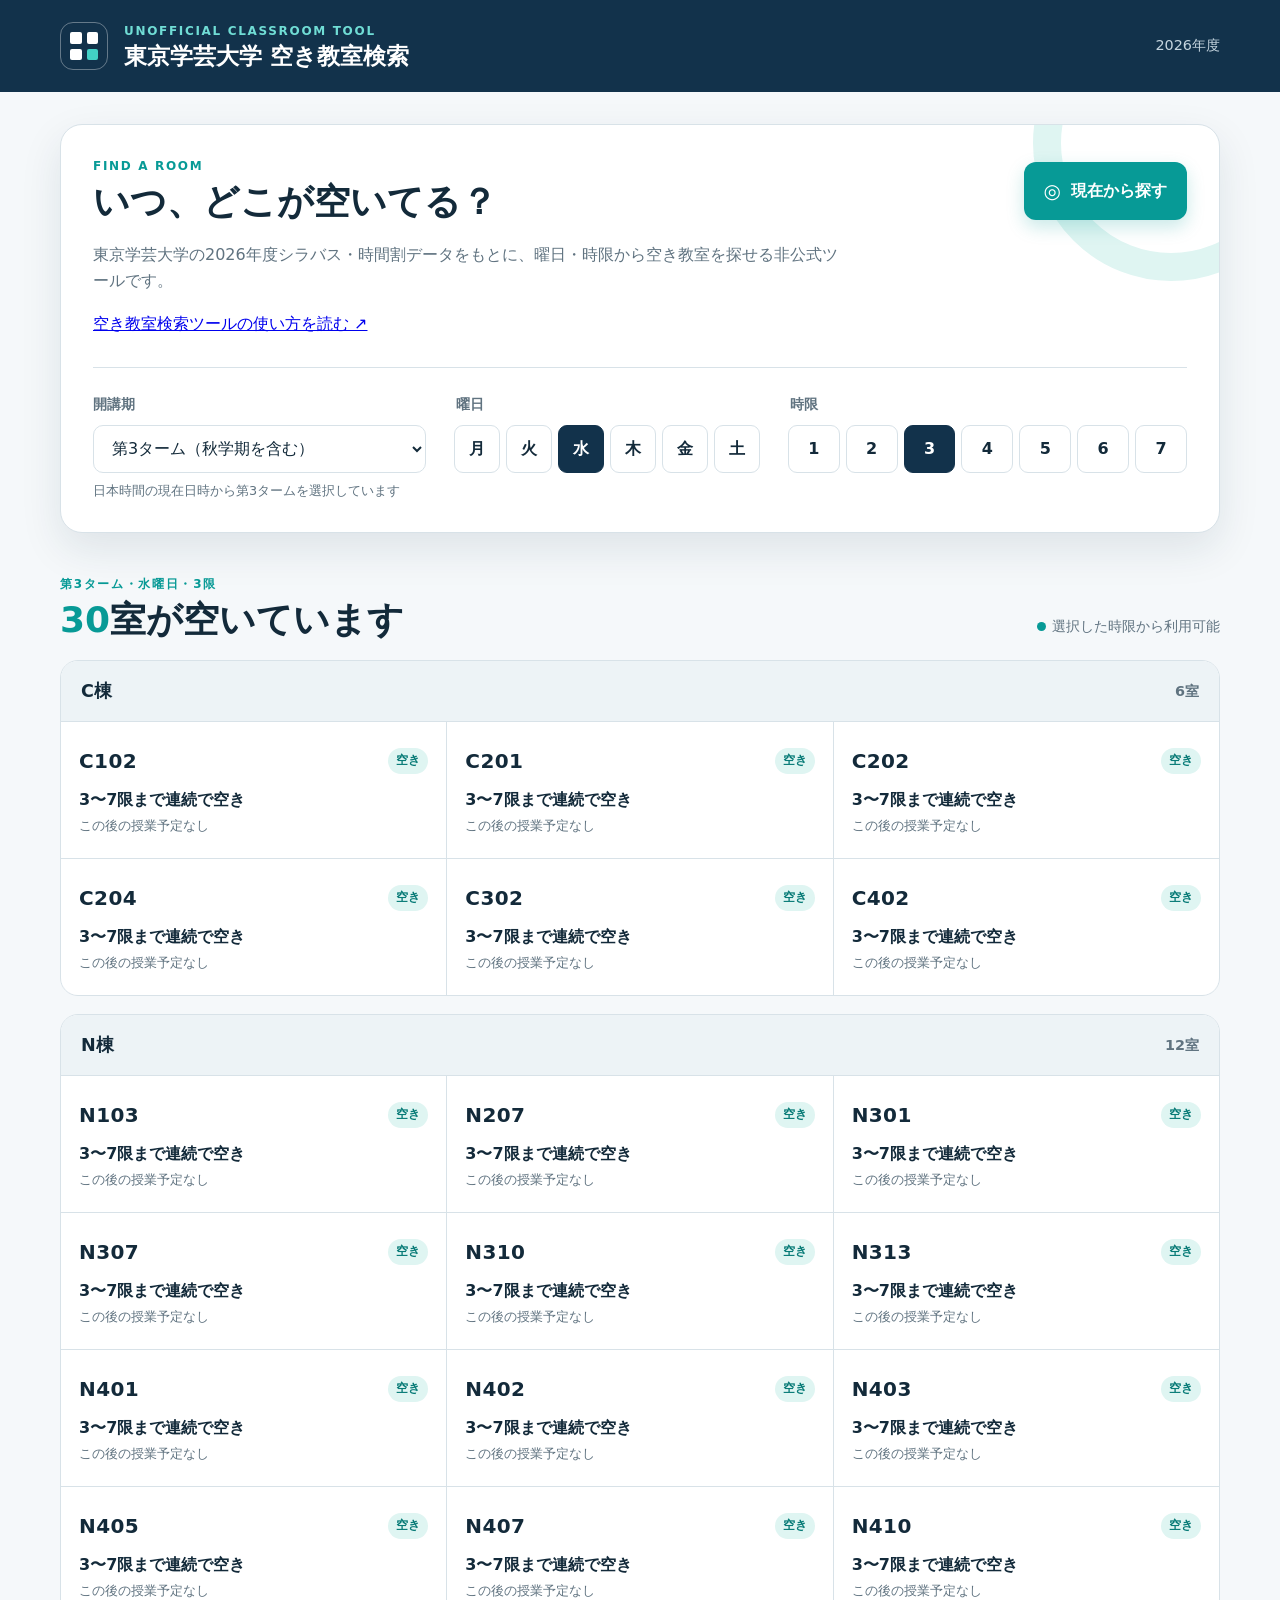
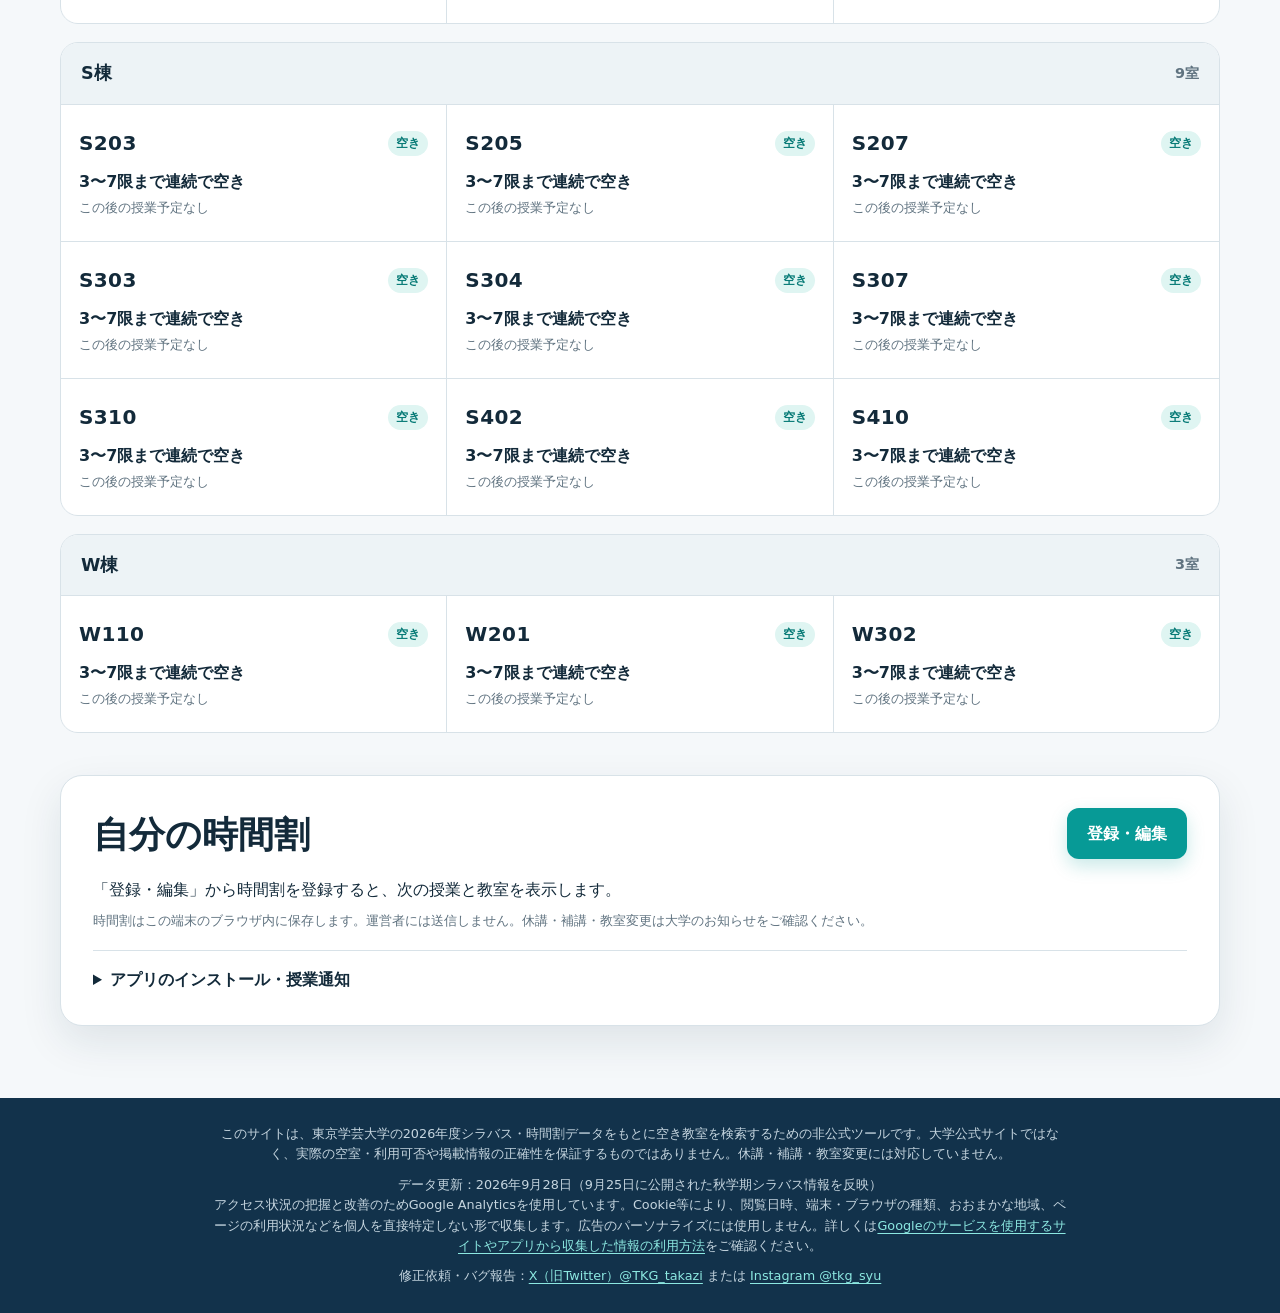
<file: index.html>
<!doctype html>
<html lang="ja">
<head>
  <!-- Google tag (gtag.js) -->
  <script async src="https://www.googletagmanager.com/gtag/js?id=G-F0N4W3KCQR"></script>
  <script>
    window.dataLayer = window.dataLayer || [];
    function gtag(){dataLayer.push(arguments);}
    gtag('js', new Date());
    gtag('config', 'G-F0N4W3KCQR', {
      allow_google_signals: false,
      allow_ad_personalization_signals: false
    });
  </script>
  <meta charset="utf-8">
  <meta name="viewport" content="width=device-width, initial-scale=1">
  <meta name="description" content="東京学芸大学の2026年度の空き教室を、曜日・時限から簡単に検索できる非公式Webサイトです。">
  <meta name="theme-color" content="#12324b">
  <link rel="manifest" href="./manifest.webmanifest">
  <link rel="apple-touch-icon" href="./icons/icon-192.png">
  <title>東京学芸大学 空き教室検索｜2026年度・非公式</title>
  <link rel="canonical" href="https://syu-syuto.github.io/tgu-open-classrooms-2026/">
  <meta property="og:title" content="東京学芸大学 空き教室検索｜2026年度・非公式">
  <meta property="og:description" content="東京学芸大学の2026年度の空き教室を、曜日・時限から簡単に検索できる非公式Webサイトです。">
  <meta property="og:type" content="website">
  <meta property="og:url" content="https://syu-syuto.github.io/tgu-open-classrooms-2026/">
  <link rel="icon" type="image/svg+xml" href="data:image/svg+xml,%3Csvg xmlns='http://www.w3.org/2000/svg' viewBox='0 0 64 64'%3E%3Crect width='64' height='64' rx='14' fill='%2312324b'/%3E%3Cpath d='M15 18h34v30H15z' fill='%23fff'/%3E%3Cpath d='M22 25h7v7h-7zm13 0h7v7h-7zM22 37h7v7h-7zm13 0h7v11h-7z' fill='%230aa7a2'/%3E%3C/svg%3E">
  <link rel="stylesheet" href="./styles.css?v=20261017">
  <script type="application/ld+json">
  {
    "@context": "https://schema.org",
    "@type": "WebSite",
    "name": "東京学芸大学 空き教室検索",
    "alternateName": "学芸大 空き教室検索",
    "url": "https://syu-syuto.github.io/tgu-open-classrooms-2026/",
    "description": "東京学芸大学の2026年度の空き教室を曜日・時限から検索できる非公式Webサイトです。",
    "inLanguage": "ja"
  }
  </script>
</head>
<body>
  <header class="site-header">
    <div class="brand-mark" aria-hidden="true"><span></span><span></span><span></span><span></span></div>
    <div>
      <p class="eyebrow">UNOFFICIAL CLASSROOM TOOL</p>
      <h1>東京学芸大学 空き教室検索</h1>
    </div>
    <p class="data-note">2026年度</p>
  </header>

  <main>
    <section id="nextClassBanner" class="personal-class" aria-label="次の授業" hidden></section>
    <section class="search-panel" aria-labelledby="search-title">
      <div class="search-intro">
        <div>
          <p class="section-kicker">FIND A ROOM</p>
          <h2 id="search-title">いつ、どこが空いてる？</h2>
        </div>
        <button id="nowButton" class="now-button" type="button">
          <span class="now-icon" aria-hidden="true">◎</span>
          現在から探す
        </button>
      </div>

      <p class="site-summary">東京学芸大学の2026年度シラバス・時間割データをもとに、曜日・時限から空き教室を探せる非公式ツールです。</p>
      <p class="site-summary"><a href="https://syu-syuto.github.io/articles/how-i-use-open-classrooms/">空き教室検索ツールの使い方を読む ↗</a></p>

      <div class="filters">
        <label class="field term-field">
          <span>開講期</span>
          <select id="termSelect">
            <option value="1">第1ターム（春学期を含む）</option>
            <option value="2">第2ターム（春学期を含む）</option>
            <option value="3">第3ターム（秋学期を含む）</option>
            <option value="4">第4ターム（秋学期を含む）</option>
          </select>
          <small id="termAutoNote" class="term-auto-note" aria-live="polite"></small>
        </label>

        <fieldset class="field day-field">
          <legend>曜日</legend>
          <div id="dayButtons" class="choice-row" aria-label="曜日を選択">
            <button type="button" data-day="月">月</button>
            <button type="button" data-day="火">火</button>
            <button type="button" data-day="水">水</button>
            <button type="button" data-day="木">木</button>
            <button type="button" data-day="金">金</button>
            <button type="button" data-day="土">土</button>
          </div>
        </fieldset>

        <fieldset class="field period-field">
          <legend>時限</legend>
          <div id="periodButtons" class="choice-row period-row" aria-label="時限を選択">
            <button type="button" data-period="1">1</button>
            <button type="button" data-period="2">2</button>
            <button type="button" data-period="3">3</button>
            <button type="button" data-period="4">4</button>
            <button type="button" data-period="5">5</button>
            <button type="button" data-period="6">6</button>
            <button type="button" data-period="7">7</button>
          </div>
        </fieldset>
      </div>
    </section>

    <section class="results-section" aria-live="polite" aria-busy="true">
      <div class="results-heading">
        <div>
          <p id="resultContext" class="section-kicker">読み込み中</p>
          <h2><span id="resultCount">—</span>室が空いています</h2>
        </div>
        <p class="legend"><span></span>選択した時限から利用可能</p>
      </div>
      <div id="results" class="building-list">
        <div class="loading-card">授業データを読み込んでいます…</div>
      </div>
    </section>
    <section class="search-panel personal-panel" aria-labelledby="personal-title">
      <div class="search-intro"><h2 id="personal-title">自分の時間割</h2><button id="editTimetable" class="now-button" type="button">登録・編集</button></div>
      <div id="personalUpcoming" role="status">登録した時間割から、現在・次の授業と教室を表示します。</div>
      <p class="term-auto-note">時間割はこの端末のブラウザ内に保存します。運営者には送信しません。休講・補講・教室変更は大学のお知らせをご確認ください。</p>
      <details class="app-settings">
        <summary>アプリのインストール・授業通知</summary>
        <p>AndroidのChromeメニューから「アプリをインストール」を選べます。iPhone・iPadでは共有メニューの「ホーム画面に追加」で追加し、そのアイコンから開いてください。iOS / iPadOS 16.4以降では、アプリ内の「授業通知を有効にする」から通知を許可できます。初回読み込み後は、通信できない場合も保存済みデータで利用できます。</p>
        <button id="installApp" type="button" hidden>アプリをインストール</button>
        <button id="updateApp" type="button" hidden>更新して再読み込み</button>
        <p id="pwaStatus" role="status">アプリの準備中です。</p>
        <button id="enableNotifications" type="button" disabled>授業通知を有効にする</button>
        <button id="disableNotifications" type="button" hidden>授業通知を無効にする</button>
        <p id="notificationStatus" role="status">通知は無効です。</p>
        <p class="term-auto-note">iPhone・iPadでは開始時刻・教室・科目名の通知を表示します。残り時間の毎分通知は行いません。ホーム画面アプリの時間割が空の場合は、JSON読み込みで移してください。通知が見えない場合は「設定」→「通知」でこのアプリの通知センター・ロック画面への表示と集中モードを確認してください。</p>
        <p class="term-auto-note">通知は画面を開いている間の補助機能です。日本時間の平日5:00以降、その日の未開始の登録授業だけを表示します。開始時に次の授業へ切り替え、最後の授業が始まると終了します。</p>
        <p class="term-auto-note">最小化・別アプリへの切り替え・画面ロック時は「開始時刻・教室・科目名」の通知を残します。再表示すると残り時間と次の授業を確認し直します。バックグラウンドや完全終了中の自動更新・削除は保証できないため、開始済みの授業の通知が残る場合があります。通知をタップして最新情報を確認するか、不要な通知を手動で消してください。通知の見え方・省略は端末により異なります。休講・補講・祝日の判定には対応していません。</p>
      </details>
    </section>
  </main>

  <footer>
    <div class="footer-inner">
      <p>このサイトは、東京学芸大学の2026年度シラバス・時間割データをもとに空き教室を検索するための非公式ツールです。大学公式サイトではなく、実際の空室・利用可否や掲載情報の正確性を保証するものではありません。休講・補講・教室変更には対応していません。</p>
      <p class="data-update-note">データ更新：2026年9月28日（9月25日に公開された秋学期シラバス情報を反映）</p>
      <p class="analytics-note">アクセス状況の把握と改善のためGoogle Analyticsを使用しています。Cookie等により、閲覧日時、端末・ブラウザの種類、おおまかな地域、ページの利用状況などを個人を直接特定しない形で収集します。広告のパーソナライズには使用しません。詳しくは<a href="https://policies.google.com/technologies/partner-sites?hl=ja" target="_blank" rel="noopener noreferrer">Googleのサービスを使用するサイトやアプリから収集した情報の利用方法</a>をご確認ください。</p>
      <p class="contact-note">修正依頼・バグ報告：<a href="https://x.com/TKG_takazi" target="_blank" rel="noopener noreferrer">X（旧Twitter）@TKG_takazi</a> または <a href="https://www.instagram.com/tkg_syu/" target="_blank" rel="noopener noreferrer">Instagram @tkg_syu</a></p>
    </div>
  </footer>

  <dialog id="roomDialog" class="room-dialog">
    <form method="dialog"><button class="dialog-close" aria-label="閉じる">×</button></form>
    <div id="dialogContent"></div>
  </dialog>

  <script src="./app.js?v=20260928" defer></script>
  <script src="./timetable.js?v=20261111" defer></script>
  <script src="./notification-model.js?v=20261025" defer></script>
  <script src="./pwa.js?v=20261111-ios1" defer></script>
</body>
</html>
</file>
<file: styles.css>
:root {
  color-scheme: light;
  --ink: #132a3a;
  --muted: #607380;
  --navy: #12324b;
  --navy-2: #1b4965;
  --teal: #079a96;
  --teal-soft: #dff5f2;
  --paper: #f5f8fa;
  --line: #d8e2e8;
  --white: #ffffff;
  --shadow: 0 16px 42px rgba(22, 49, 68, .10);
}

.personal-panel { margin-top: 42px; }
.search-panel.personal-panel::after { display: none; }
.personal-panel h2 { font-size: 1.4rem; }
.app-settings { margin-top: 20px; padding-top: 16px; border-top: 1px solid var(--line); }
.app-settings summary { cursor: pointer; font-weight: 700; }
.app-settings button { min-height: 44px; margin: 4px 8px 4px 0; padding: 8px 12px; font: inherit; border: 1px solid var(--line); border-radius: 8px; color: var(--ink); background: var(--paper); }
#personalUpcoming { margin-top: 18px; overflow-wrap: anywhere; }
.personal-class { padding: 12px 16px; margin: 12px 0; background: var(--teal-soft); border-radius: 12px; }
.personal-class p { margin: 6px 0; }
.timetable-body { padding: 24px; }
.timetable-body input, .timetable-body select { display: block; width: 100%; min-height: 44px; margin: 6px 0 12px; padding: 8px; font: inherit; border: 1px solid var(--line); border-radius: 8px; }
.timetable-fields { display: grid; gap: 6px; }
#courseMatches { max-height: 240px; overflow: auto; margin-bottom: 16px; }
#courseMatches button { display: block; width: 100%; padding: 12px; text-align: left; background: var(--paper); border: 1px solid var(--line); color: var(--ink); }
#courseMatches small { display: block; }
.personal-entry { display: flex; flex-wrap: wrap; align-items: center; justify-content: space-between; gap: 10px; padding: 14px 0; border-top: 1px solid var(--line); overflow-wrap: anywhere; }
.timetable-body button:not(.now-button) { min-height: 44px; font: inherit; }

* { box-sizing: border-box; }

body {
  margin: 0;
  min-width: 320px;
  background: var(--paper);
  color: var(--ink);
  font-family: "Yu Gothic UI", "Hiragino Kaku Gothic ProN", system-ui, sans-serif;
  font-size: 16px;
  line-height: 1.6;
}

button, select { font: inherit; }
button { cursor: pointer; }

.site-header {
  min-height: 92px;
  display: flex;
  align-items: center;
  gap: 16px;
  padding: 18px max(24px, calc((100vw - 1160px) / 2));
  background: var(--navy);
  color: var(--white);
}

.brand-mark {
  width: 48px;
  height: 48px;
  padding: 9px;
  display: grid;
  grid-template-columns: 1fr 1fr;
  gap: 5px;
  border: 1px solid rgba(255,255,255,.35);
  border-radius: 13px;
}
.brand-mark span { background: #fff; border-radius: 2px; }
.brand-mark span:last-child { background: #42d0c5; }

.eyebrow, .section-kicker {
  margin: 0;
  color: #70ddd5;
  font-size: .75rem;
  font-weight: 800;
  letter-spacing: .14em;
}
.site-header h1 { margin: 0; font-size: 1.45rem; line-height: 1.2; }
.data-note { margin-left: auto; color: #c5d5df; font-size: .9rem; }

main { width: min(1160px, calc(100% - 32px)); margin: 32px auto 72px; }

.search-panel {
  position: relative;
  overflow: hidden;
  padding: 32px;
  background: var(--white);
  border: 1px solid var(--line);
  border-radius: 22px;
  box-shadow: var(--shadow);
}
.search-panel::after {
  content: "";
  position: absolute;
  width: 220px;
  height: 220px;
  right: -90px;
  top: -120px;
  border: 28px solid var(--teal-soft);
  border-radius: 50%;
  pointer-events: none;
}

.search-intro { position: relative; z-index: 1; display: flex; justify-content: space-between; gap: 24px; align-items: center; }
.search-intro h2, .results-heading h2 { margin: 3px 0 0; font-size: clamp(1.55rem, 3vw, 2.25rem); line-height: 1.25; }
.search-panel .section-kicker, .results-section .section-kicker { color: var(--teal); }
.site-summary { position: relative; z-index: 1; max-width: 760px; margin: 18px 0 0; color: var(--muted); }

.now-button {
  display: inline-flex;
  align-items: center;
  gap: 10px;
  padding: 13px 20px;
  border: 0;
  border-radius: 12px;
  background: var(--teal);
  color: #fff;
  font-weight: 800;
  box-shadow: 0 7px 18px rgba(7,154,150,.22);
}
.now-button:hover { background: #067f7b; }
.now-icon { font-size: 1.25rem; }

.filters {
  position: relative;
  z-index: 1;
  display: grid;
  grid-template-columns: minmax(220px, 1.25fr) 1.15fr 1.5fr;
  gap: 28px;
  margin-top: 30px;
  padding-top: 26px;
  border-top: 1px solid var(--line);
}

.field { min-width: 0; margin: 0; padding: 0; border: 0; }
.field > span, .field legend { display: block; margin-bottom: 9px; color: var(--muted); font-size: .85rem; font-weight: 800; }
.term-auto-note { display: block; margin-top: 8px; color: var(--muted); font-size: .8rem; font-weight: 500; line-height: 1.5; }
.field select {
  width: 100%;
  height: 48px;
  padding: 0 40px 0 14px;
  border: 1px solid var(--line);
  border-radius: 10px;
  background: #fff;
  color: var(--ink);
}

.choice-row { display: grid; grid-template-columns: repeat(6, 1fr); gap: 6px; }
.period-row { grid-template-columns: repeat(7, 1fr); }
.choice-row button {
  min-width: 0;
  height: 48px;
  padding: 0;
  border: 1px solid var(--line);
  border-radius: 9px;
  background: #fff;
  color: var(--ink);
  font-weight: 800;
}
.choice-row button:hover { border-color: var(--teal); }
.choice-row button.active { border-color: var(--navy); background: var(--navy); color: #fff; }

.results-section { margin-top: 42px; }
.results-heading { display: flex; align-items: end; justify-content: space-between; gap: 20px; margin-bottom: 18px; }
#resultCount { color: var(--teal); }
.legend { margin: 0 0 4px; color: var(--muted); font-size: .85rem; }
.legend span { display: inline-block; width: 9px; height: 9px; margin-right: 6px; border-radius: 50%; background: var(--teal); }

.building-list { display: grid; gap: 18px; }
.building-group { border: 1px solid var(--line); border-radius: 18px; background: #fff; overflow: hidden; }
.building-header { display: flex; justify-content: space-between; align-items: center; padding: 16px 20px; border-bottom: 1px solid var(--line); background: #edf3f6; }
.building-header h3 { margin: 0; font-size: 1.1rem; }
.building-header span { color: var(--muted); font-weight: 700; font-size: .9rem; }
.room-grid { display: grid; grid-template-columns: repeat(3, minmax(0, 1fr)); gap: 1px; background: var(--line); }
.room-card {
  min-height: 136px;
  padding: 18px;
  border: 0;
  background: #fff;
  text-align: left;
  color: var(--ink);
}
.room-card:hover { background: #f4fbfa; }
.room-top { display: flex; align-items: center; justify-content: space-between; gap: 10px; }
.room-name { font-size: 1.25rem; font-weight: 900; letter-spacing: .02em; }
.available-badge { padding: 3px 8px; border-radius: 999px; background: var(--teal-soft); color: #087b77; font-size: .75rem; font-weight: 800; }
.availability { margin: 10px 0 2px; font-weight: 800; }
.next-class { margin: 0; color: var(--muted); font-size: .82rem; white-space: nowrap; overflow: hidden; text-overflow: ellipsis; }
.loading-card, .empty-state { padding: 42px; border: 1px solid var(--line); border-radius: 18px; background: #fff; text-align: center; color: var(--muted); }

footer { padding: 26px 24px; background: var(--navy); color: #c5d5df; text-align: center; font-size: .8rem; }
.footer-inner { width: min(860px, 100%); margin: 0 auto; }
footer p { margin: 0; }
.data-update-note, .contact-note { margin-top: 10px; }
footer a { color: #8ce8e1; text-underline-offset: 3px; }
footer a:hover { color: #fff; }

.room-dialog {
  width: min(620px, calc(100% - 28px));
  max-height: min(760px, calc(100vh - 28px));
  padding: 0;
  border: 0;
  border-radius: 20px;
  color: var(--ink);
  box-shadow: 0 24px 80px rgba(0,0,0,.28);
}
.room-dialog::backdrop { background: rgba(8, 27, 41, .58); backdrop-filter: blur(3px); }
.dialog-close { position: absolute; right: 14px; top: 14px; width: 38px; height: 38px; border: 0; border-radius: 50%; background: #edf3f6; color: var(--ink); font-size: 1.5rem; }
.dialog-head { padding: 26px 28px 20px; background: var(--navy); color: #fff; }
.dialog-head p { margin: 0; color: #90ded8; font-size: .8rem; font-weight: 800; }
.dialog-head h2 { margin: 3px 0 0; font-size: 1.8rem; }
.daily-list { padding: 16px 28px 26px; }
.period-item { display: grid; grid-template-columns: 58px 1fr; gap: 14px; padding: 14px 0; border-bottom: 1px solid var(--line); }
.period-item:last-child { border-bottom: 0; }
.period-label { font-weight: 900; }
.period-status { margin: 0; font-weight: 800; }
.period-detail { margin: 2px 0 0; color: var(--muted); font-size: .86rem; }
.is-free .period-status { color: var(--teal); }
.is-selected { margin-inline: -12px; padding-inline: 12px; border-radius: 10px; background: #eff9f8; }

@media (max-width: 820px) {
  .filters { grid-template-columns: 1fr; gap: 18px; }
  .room-grid { grid-template-columns: repeat(2, minmax(0, 1fr)); }
}

@media (max-width: 560px) {
  .site-header { min-height: 76px; padding: 13px 16px; }
  .brand-mark { width: 42px; height: 42px; }
  .eyebrow { display: none; }
  .site-header h1 { font-size: 1rem; }
  .data-note { font-size: .75rem; }
  main { width: min(100% - 20px, 1160px); margin-top: 16px; }
  .search-panel { padding: 22px 18px; border-radius: 16px; }
  .search-intro { align-items: stretch; flex-direction: column; gap: 17px; }
  .now-button { justify-content: center; width: 100%; }
  .results-section { margin-top: 30px; }
  .results-heading { align-items: start; flex-direction: column; gap: 8px; }
  .room-grid { grid-template-columns: 1fr; }
  .room-card { min-height: 124px; }
  .building-header { padding: 14px 16px; }
  .daily-list { padding-inline: 20px; }
  .dialog-head { padding-inline: 20px; }
}

@media (prefers-reduced-motion: no-preference) {
  .room-card, .now-button, .choice-row button { transition: background-color .16s ease, border-color .16s ease, transform .16s ease; }
  .room-card:hover { transform: translateY(-1px); }
}
</file>
